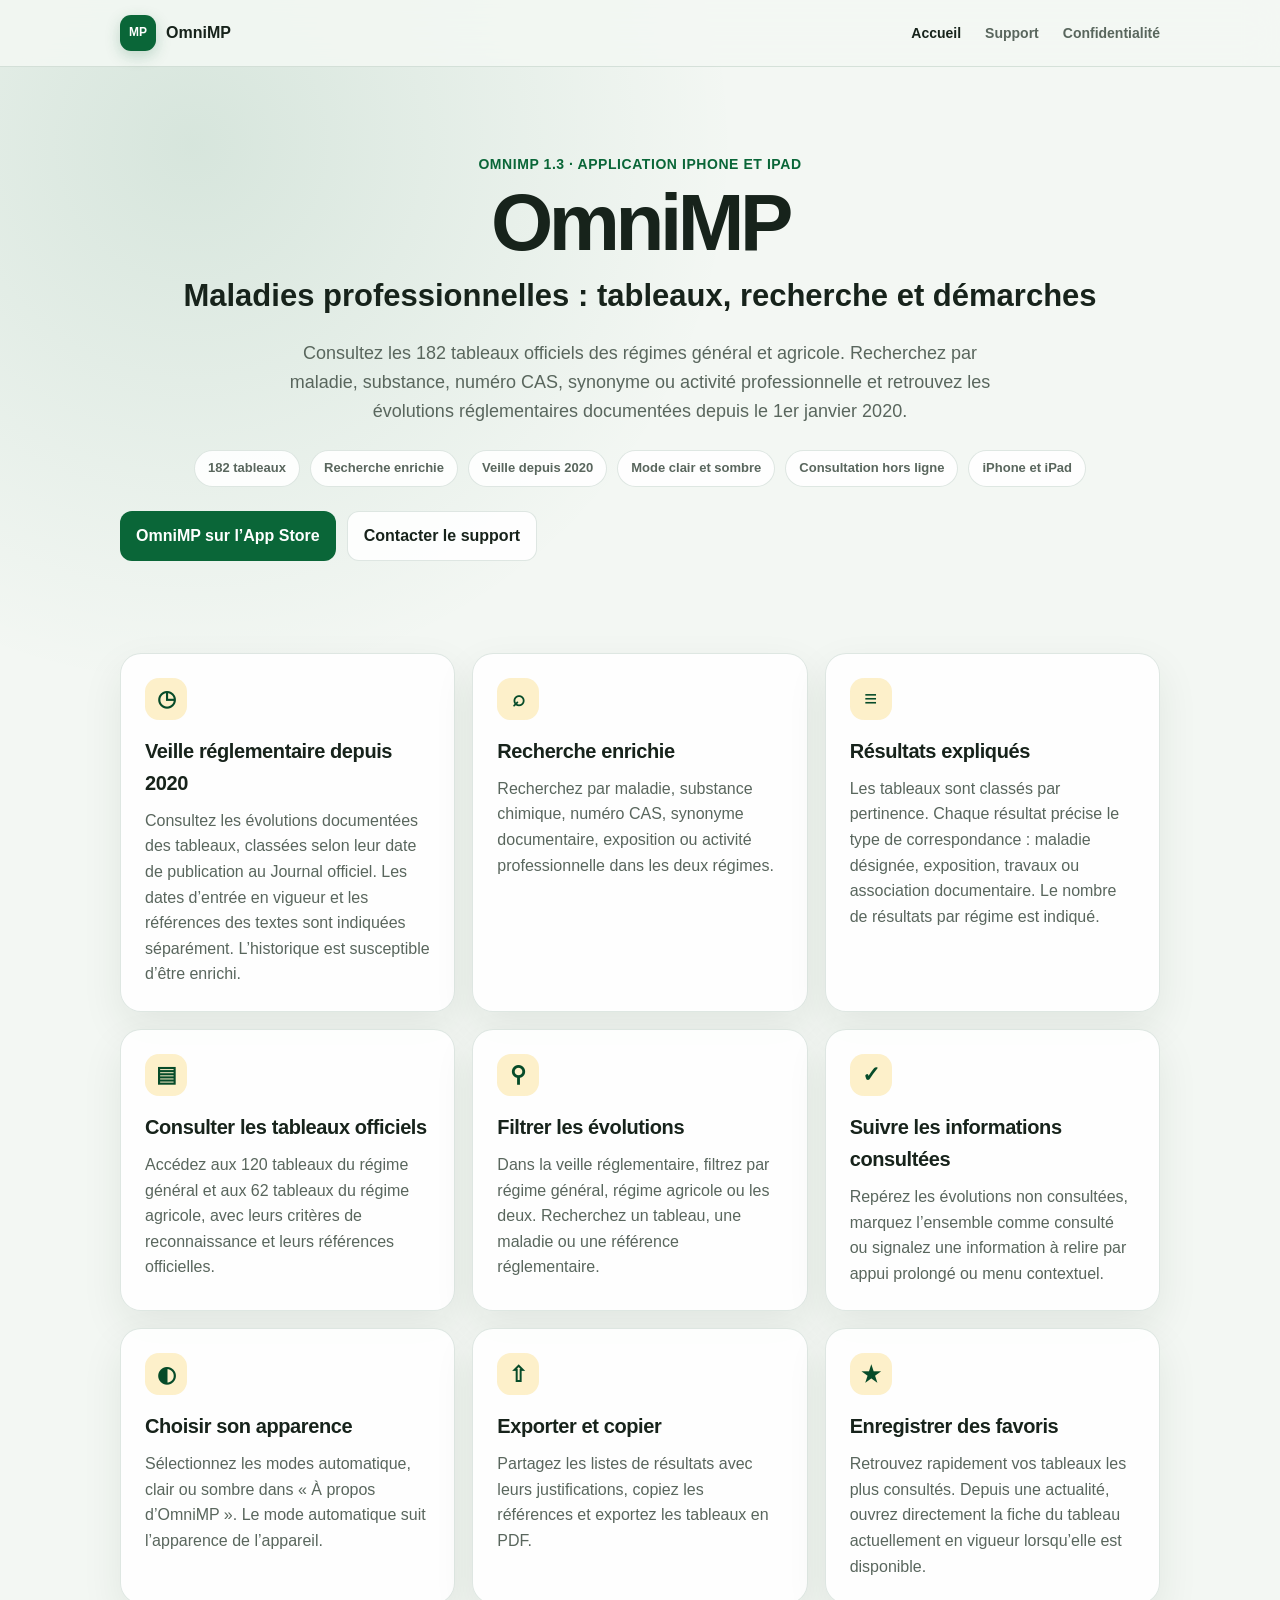
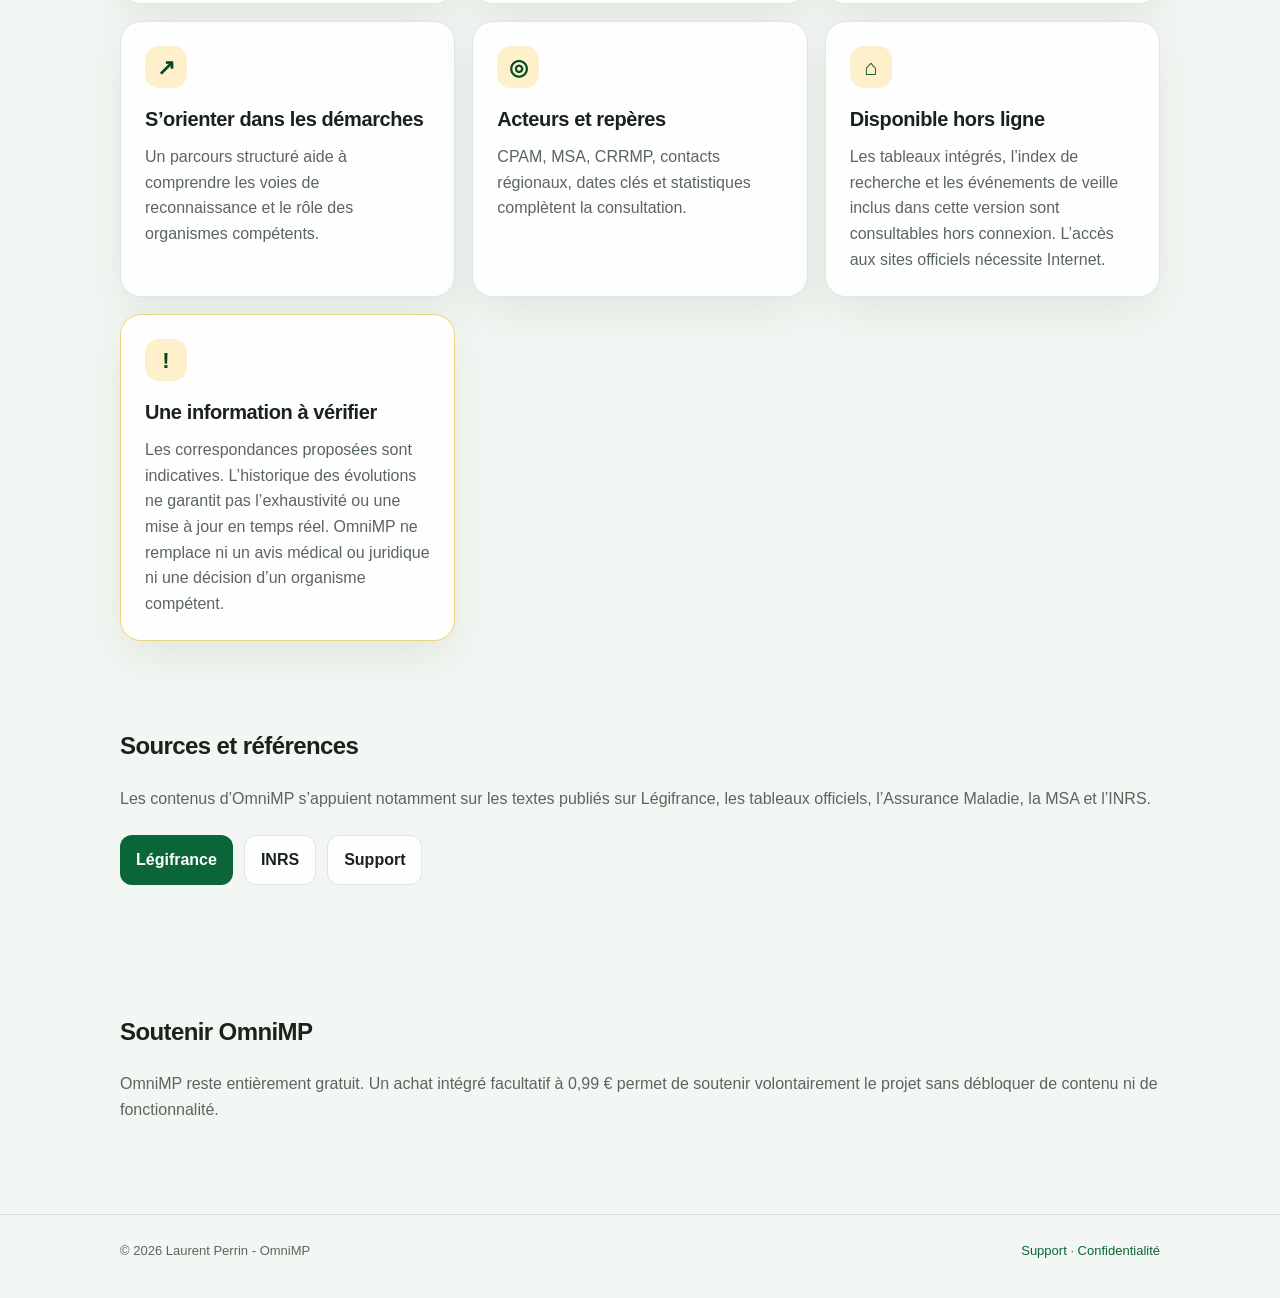
<file: index.html>
<!doctype html>
<html lang="fr">
<head>
<meta charset="utf-8">
<meta name="viewport" content="width=device-width, initial-scale=1">
<meta name="description" content="OmniMP 1.3 : 182 tableaux des maladies professionnelles, recherche enrichie, veille réglementaire depuis 2020, favoris, export PDF et mode sombre.">
<meta name="theme-color" content="#0a6638">
<title>OmniMP 1.3 - Maladies professionnelles : tableaux, recherche et veille</title>
<link rel="stylesheet" href="styles.css">
</head>
<body>
<header><div class="wrap"><nav aria-label="Navigation principale"><a class="brand" href="index.html"><span class="logo" aria-hidden="true">MP</span><span>OmniMP</span></a><a class="navlink active" href="index.html">Accueil</a><a class="navlink " href="support.html">Support</a><a class="navlink " href="privacy.html">Confidentialité</a></nav></div></header>
<main>
<section class="hero wrap">
<p class="eyebrow">OmniMP 1.3 · Application iPhone et iPad</p>
<h1>OmniMP</h1><p class="lead">Maladies professionnelles : tableaux, recherche et démarches</p>
<p class="intro">Consultez les 182 tableaux officiels des régimes général et agricole. Recherchez par maladie, substance, numéro CAS, synonyme ou activité professionnelle et retrouvez les évolutions réglementaires documentées depuis le 1er janvier 2020.</p>
<div class="pills" aria-label="Caractéristiques"><span class="pill">182 tableaux</span><span class="pill">Recherche enrichie</span><span class="pill">Veille depuis 2020</span><span class="pill">Mode clair et sombre</span><span class="pill">Consultation hors ligne</span><span class="pill">iPhone et iPad</span></div>
<div class="actions"><a class="button" href="https://apps.apple.com/fr/app/id6819201549" rel="noopener noreferrer">OmniMP sur l’App Store</a><a class="button secondary" href="support.html">Contacter le support</a></div>
</section>
<section class="wrap grid" aria-label="Fonctionnalités d’OmniMP">
<article class="card "><div class="icon" aria-hidden="true">◷</div><h2>Veille réglementaire depuis 2020</h2><p>Consultez les évolutions documentées des tableaux, classées selon leur date de publication au Journal officiel. Les dates d’entrée en vigueur et les références des textes sont indiquées séparément. L’historique est susceptible d’être enrichi.</p></article><article class="card "><div class="icon" aria-hidden="true">⌕</div><h2>Recherche enrichie</h2><p>Recherchez par maladie, substance chimique, numéro CAS, synonyme documentaire, exposition ou activité professionnelle dans les deux régimes.</p></article><article class="card "><div class="icon" aria-hidden="true">≡</div><h2>Résultats expliqués</h2><p>Les tableaux sont classés par pertinence. Chaque résultat précise le type de correspondance : maladie désignée, exposition, travaux ou association documentaire. Le nombre de résultats par régime est indiqué.</p></article><article class="card "><div class="icon" aria-hidden="true">▤</div><h2>Consulter les tableaux officiels</h2><p>Accédez aux 120 tableaux du régime général et aux 62 tableaux du régime agricole, avec leurs critères de reconnaissance et leurs références officielles.</p></article><article class="card "><div class="icon" aria-hidden="true">⚲</div><h2>Filtrer les évolutions</h2><p>Dans la veille réglementaire, filtrez par régime général, régime agricole ou les deux. Recherchez un tableau, une maladie ou une référence réglementaire.</p></article><article class="card "><div class="icon" aria-hidden="true">✓</div><h2>Suivre les informations consultées</h2><p>Repérez les évolutions non consultées, marquez l’ensemble comme consulté ou signalez une information à relire par appui prolongé ou menu contextuel.</p></article><article class="card "><div class="icon" aria-hidden="true">◐</div><h2>Choisir son apparence</h2><p>Sélectionnez les modes automatique, clair ou sombre dans « À propos d’OmniMP ». Le mode automatique suit l’apparence de l’appareil.</p></article><article class="card "><div class="icon" aria-hidden="true">⇧</div><h2>Exporter et copier</h2><p>Partagez les listes de résultats avec leurs justifications, copiez les références et exportez les tableaux en PDF.</p></article><article class="card "><div class="icon" aria-hidden="true">★</div><h2>Enregistrer des favoris</h2><p>Retrouvez rapidement vos tableaux les plus consultés. Depuis une actualité, ouvrez directement la fiche du tableau actuellement en vigueur lorsqu’elle est disponible.</p></article><article class="card "><div class="icon" aria-hidden="true">↗</div><h2>S’orienter dans les démarches</h2><p>Un parcours structuré aide à comprendre les voies de reconnaissance et le rôle des organismes compétents.</p></article><article class="card "><div class="icon" aria-hidden="true">◎</div><h2>Acteurs et repères</h2><p>CPAM, MSA, CRRMP, contacts régionaux, dates clés et statistiques complètent la consultation.</p></article><article class="card "><div class="icon" aria-hidden="true">⌂</div><h2>Disponible hors ligne</h2><p>Les tableaux intégrés, l’index de recherche et les événements de veille inclus dans cette version sont consultables hors connexion. L’accès aux sites officiels nécessite Internet.</p></article><article class="card notice-card"><div class="icon" aria-hidden="true">!</div><h2>Une information à vérifier</h2><p>Les correspondances proposées sont indicatives. L’historique des évolutions ne garantit pas l’exhaustivité ou une mise à jour en temps réel. OmniMP ne remplace ni un avis médical ou juridique ni une décision d’un organisme compétent.</p></article></section>
<section class="wrap sources"><h2>Sources et références</h2><p>Les contenus d’OmniMP s’appuient notamment sur les textes publiés sur Légifrance, les tableaux officiels, l’Assurance Maladie, la MSA et l’INRS.</p><div class="actions"><a class="button" href="https://www.legifrance.gouv.fr/" rel="noopener noreferrer">Légifrance</a><a class="button secondary" href="https://www.inrs.fr/" rel="noopener noreferrer">INRS</a><a class="button secondary" href="support.html">Support</a></div></section>
<section class="wrap sources"><h2>Soutenir OmniMP</h2><p>OmniMP reste entièrement gratuit. Un achat intégré facultatif à 0,99 € permet de soutenir volontairement le projet sans débloquer de contenu ni de fonctionnalité.</p></section>
</main>
<footer><div class="wrap footerrow"><span>© 2026 Laurent Perrin - OmniMP</span><span><a href="support.html">Support</a> · <a href="privacy.html">Confidentialité</a></span></div></footer>
</body></html>
</file>
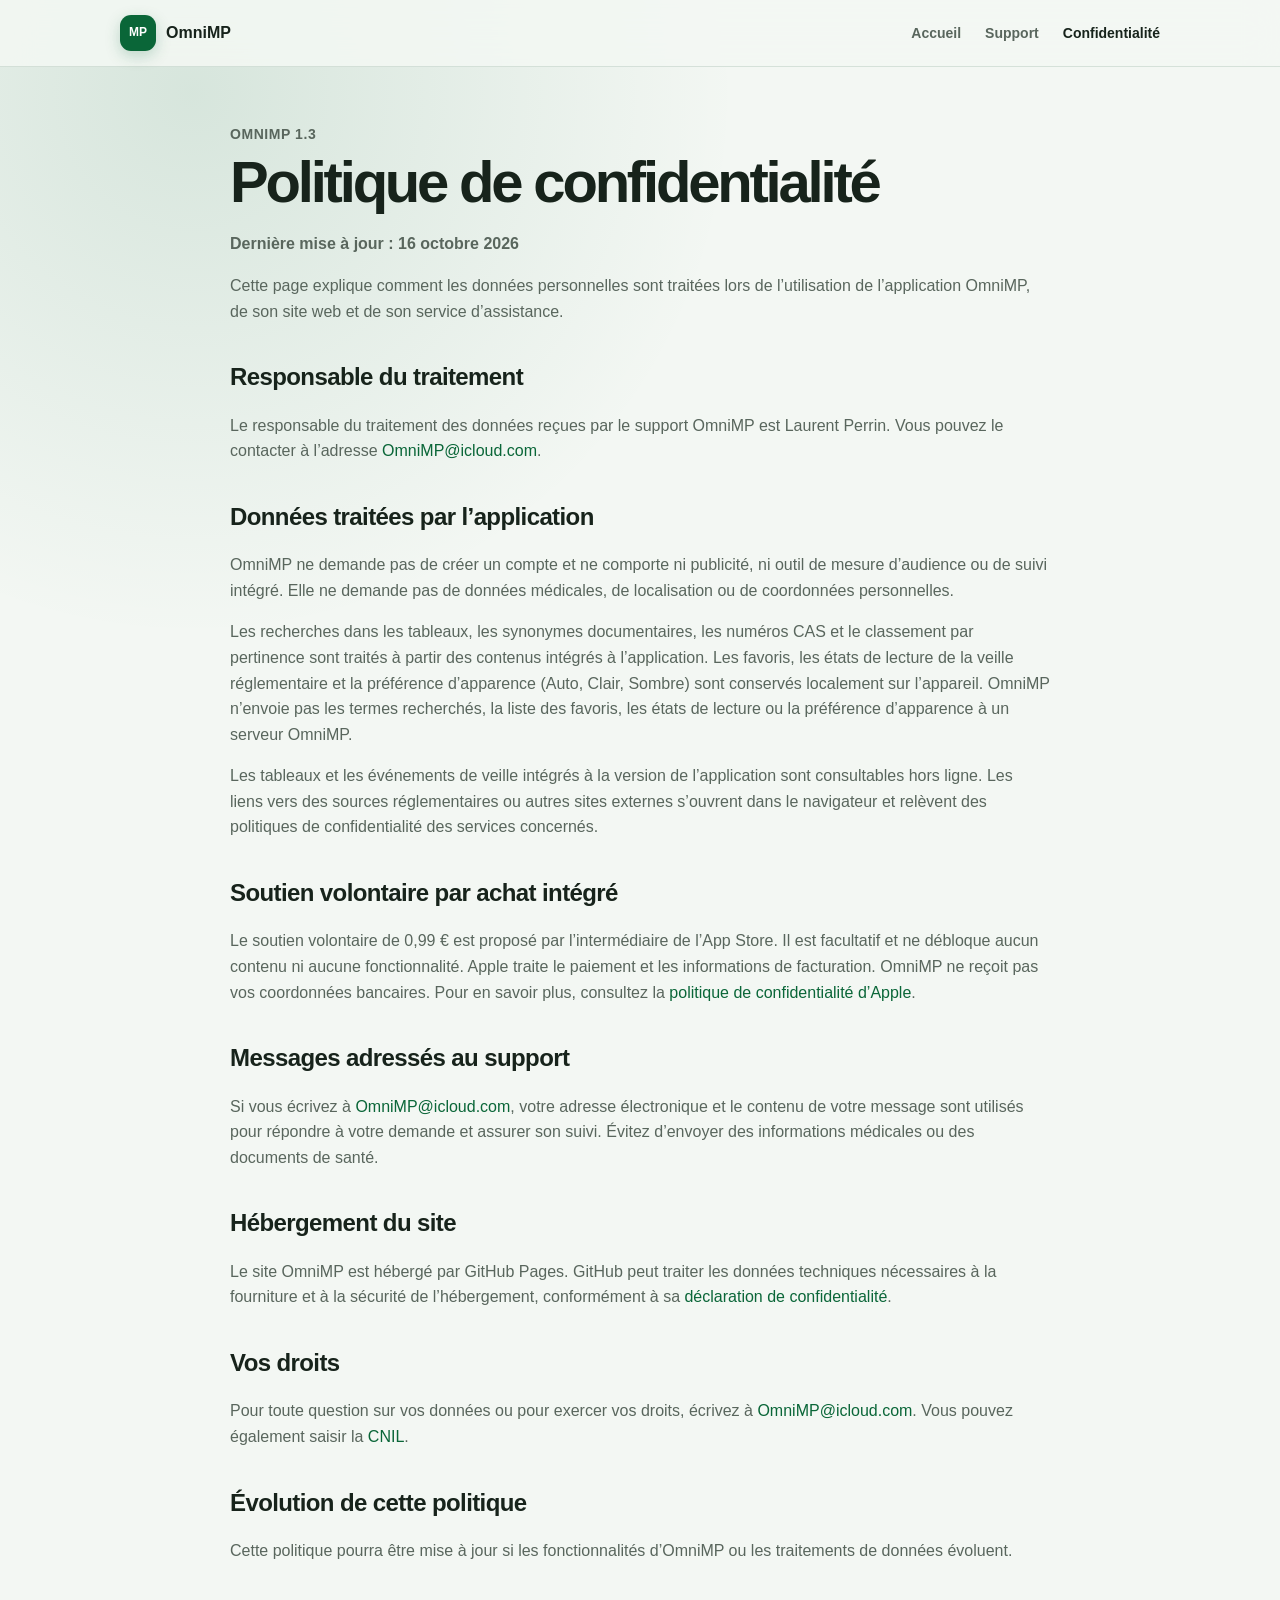
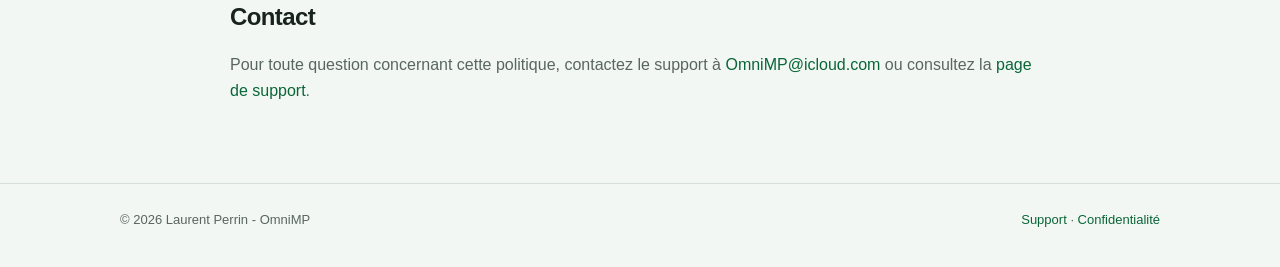
<file: privacy.html>
<!doctype html>
<html lang="fr">
<head>
<meta charset="utf-8">
<meta name="viewport" content="width=device-width, initial-scale=1">
<meta name="description" content="Politique de confidentialité OmniMP 1.3 : recherches locales, favoris, lecture de la veille et réglage d’apparence, assistance et achats intégrés.">
<meta name="theme-color" content="#0a6638">
<title>Politique de confidentialité - OmniMP 1.3</title>
<link rel="stylesheet" href="styles.css">
</head>
<body>
<header><div class="wrap"><nav aria-label="Navigation principale"><a class="brand" href="index.html"><span class="logo" aria-hidden="true">MP</span><span>OmniMP</span></a><a class="navlink " href="index.html">Accueil</a><a class="navlink " href="support.html">Support</a><a class="navlink active" href="privacy.html">Confidentialité</a></nav></div></header>
<main><div class="content"><p class="eyebrow">OmniMP 1.3</p><h1>Politique de confidentialité</h1><p><strong>Dernière mise à jour : 16 octobre 2026</strong></p>
<p>Cette page explique comment les données personnelles sont traitées lors de l’utilisation de l’application OmniMP, de son site web et de son service d’assistance.</p>
<h2>Responsable du traitement</h2><p>Le responsable du traitement des données reçues par le support OmniMP est Laurent Perrin. Vous pouvez le contacter à l’adresse <a href="mailto:OmniMP@icloud.com">OmniMP@icloud.com</a>.</p>
<h2>Données traitées par l’application</h2><p>OmniMP ne demande pas de créer un compte et ne comporte ni publicité, ni outil de mesure d’audience ou de suivi intégré. Elle ne demande pas de données médicales, de localisation ou de coordonnées personnelles.</p>
<p>Les recherches dans les tableaux, les synonymes documentaires, les numéros CAS et le classement par pertinence sont traités à partir des contenus intégrés à l’application. Les favoris, les états de lecture de la veille réglementaire et la préférence d’apparence (Auto, Clair, Sombre) sont conservés localement sur l’appareil. OmniMP n’envoie pas les termes recherchés, la liste des favoris, les états de lecture ou la préférence d’apparence à un serveur OmniMP.</p>
<p>Les tableaux et les événements de veille intégrés à la version de l’application sont consultables hors ligne. Les liens vers des sources réglementaires ou autres sites externes s’ouvrent dans le navigateur et relèvent des politiques de confidentialité des services concernés.</p>
<h2>Soutien volontaire par achat intégré</h2><p>Le soutien volontaire de 0,99 € est proposé par l’intermédiaire de l’App Store. Il est facultatif et ne débloque aucun contenu ni aucune fonctionnalité. Apple traite le paiement et les informations de facturation. OmniMP ne reçoit pas vos coordonnées bancaires. Pour en savoir plus, consultez la <a href="https://www.apple.com/legal/privacy/" rel="noopener noreferrer">politique de confidentialité d’Apple</a>.</p>
<h2>Messages adressés au support</h2><p>Si vous écrivez à <a href="mailto:OmniMP@icloud.com">OmniMP@icloud.com</a>, votre adresse électronique et le contenu de votre message sont utilisés pour répondre à votre demande et assurer son suivi. Évitez d’envoyer des informations médicales ou des documents de santé.</p>
<h2>Hébergement du site</h2><p>Le site OmniMP est hébergé par GitHub Pages. GitHub peut traiter les données techniques nécessaires à la fourniture et à la sécurité de l’hébergement, conformément à sa <a href="https://docs.github.com/en/site-policy/privacy-policies/github-privacy-statement" rel="noopener noreferrer">déclaration de confidentialité</a>.</p>
<h2>Vos droits</h2><p>Pour toute question sur vos données ou pour exercer vos droits, écrivez à <a href="mailto:OmniMP@icloud.com">OmniMP@icloud.com</a>. Vous pouvez également saisir la <a href="https://www.cnil.fr/fr/adresser-une-plainte" rel="noopener noreferrer">CNIL</a>.</p>
<h2>Évolution de cette politique</h2><p>Cette politique pourra être mise à jour si les fonctionnalités d’OmniMP ou les traitements de données évoluent.</p>
<h2>Contact</h2><p>Pour toute question concernant cette politique, contactez le support à <a href="mailto:OmniMP@icloud.com">OmniMP@icloud.com</a> ou consultez la <a href="support.html">page de support</a>.</p></div></main>
<footer><div class="wrap footerrow"><span>© 2026 Laurent Perrin - OmniMP</span><span><a href="support.html">Support</a> · <a href="privacy.html">Confidentialité</a></span></div></footer>
</body></html>
</file>
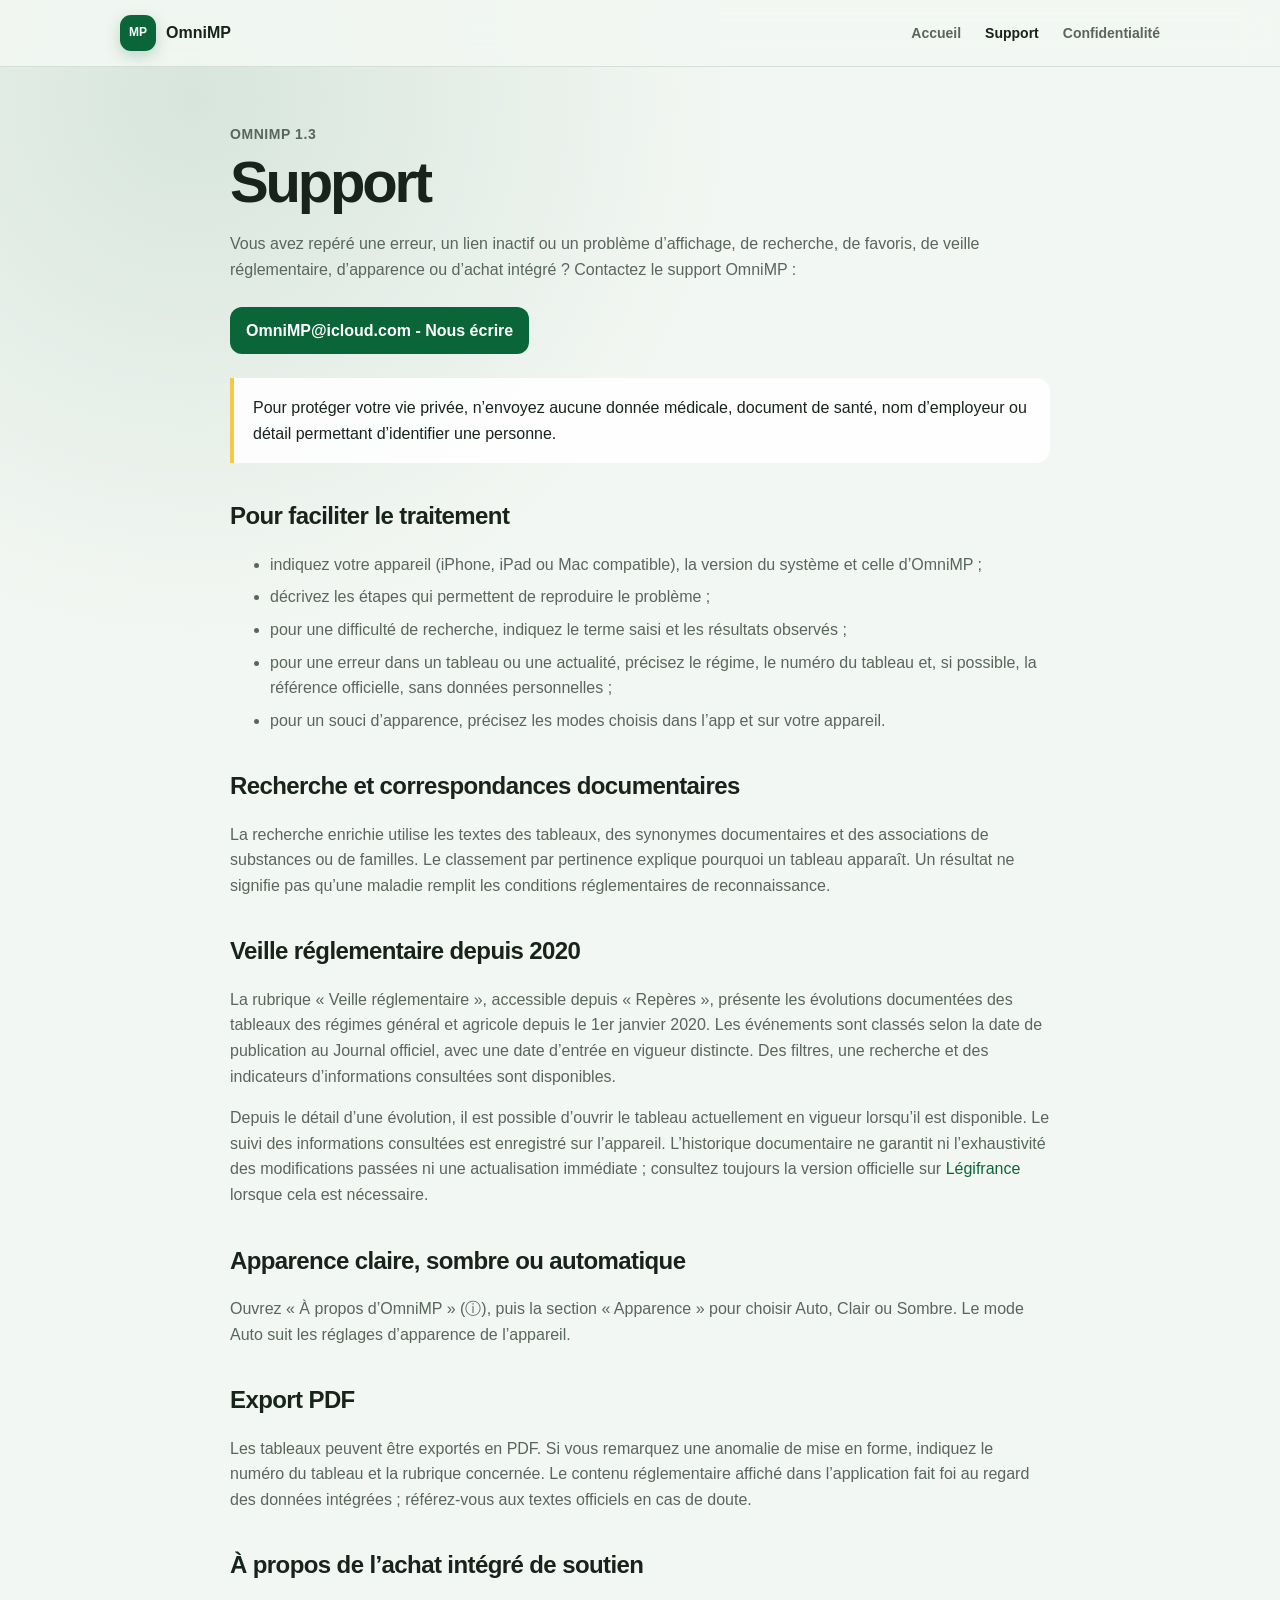
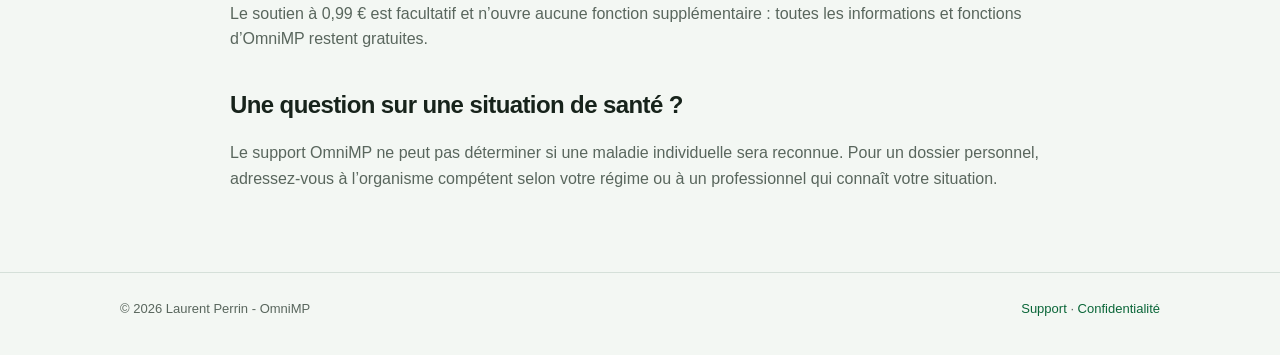
<file: support.html>
<!doctype html>
<html lang="fr">
<head>
<meta charset="utf-8">
<meta name="viewport" content="width=device-width, initial-scale=1">
<meta name="description" content="Support OmniMP 1.3 : assistance sur les tableaux, la recherche, la veille réglementaire depuis 2020, le mode sombre, les PDF et le soutien facultatif.">
<meta name="theme-color" content="#0a6638">
<title>Support - OmniMP 1.3</title>
<link rel="stylesheet" href="styles.css">
</head>
<body>
<header><div class="wrap"><nav aria-label="Navigation principale"><a class="brand" href="index.html"><span class="logo" aria-hidden="true">MP</span><span>OmniMP</span></a><a class="navlink " href="index.html">Accueil</a><a class="navlink active" href="support.html">Support</a><a class="navlink " href="privacy.html">Confidentialité</a></nav></div></header>
<main><div class="content"><p class="eyebrow">OmniMP 1.3</p><h1>Support</h1>
<p>Vous avez repéré une erreur, un lien inactif ou un problème d’affichage, de recherche, de favoris, de veille réglementaire, d’apparence ou d’achat intégré ? Contactez le support OmniMP :</p>
<div class="actions"><a class="button" href="mailto:OmniMP@icloud.com?subject=Support%20OmniMP">OmniMP@icloud.com - Nous écrire</a></div>
<div class="notice">Pour protéger votre vie privée, n’envoyez aucune donnée médicale, document de santé, nom d’employeur ou détail permettant d’identifier une personne.</div>
<h2>Pour faciliter le traitement</h2>
<ul><li>indiquez votre appareil (iPhone, iPad ou Mac compatible), la version du système et celle d’OmniMP ;</li><li>décrivez les étapes qui permettent de reproduire le problème ;</li><li>pour une difficulté de recherche, indiquez le terme saisi et les résultats observés ;</li><li>pour une erreur dans un tableau ou une actualité, précisez le régime, le numéro du tableau et, si possible, la référence officielle, sans données personnelles ;</li><li>pour un souci d’apparence, précisez les modes choisis dans l’app et sur votre appareil.</li></ul>
<h2>Recherche et correspondances documentaires</h2><p>La recherche enrichie utilise les textes des tableaux, des synonymes documentaires et des associations de substances ou de familles. Le classement par pertinence explique pourquoi un tableau apparaît. Un résultat ne signifie pas qu’une maladie remplit les conditions réglementaires de reconnaissance.</p>
<h2>Veille réglementaire depuis 2020</h2><p>La rubrique « Veille réglementaire », accessible depuis « Repères », présente les évolutions documentées des tableaux des régimes général et agricole depuis le 1er janvier 2020. Les événements sont classés selon la date de publication au Journal officiel, avec une date d’entrée en vigueur distincte. Des filtres, une recherche et des indicateurs d’informations consultées sont disponibles.</p><p>Depuis le détail d’une évolution, il est possible d’ouvrir le tableau actuellement en vigueur lorsqu’il est disponible. Le suivi des informations consultées est enregistré sur l’appareil. L’historique documentaire ne garantit ni l’exhaustivité des modifications passées ni une actualisation immédiate ; consultez toujours la version officielle sur <a href="https://www.legifrance.gouv.fr/" rel="noopener noreferrer">Légifrance</a> lorsque cela est nécessaire.</p>
<h2>Apparence claire, sombre ou automatique</h2><p>Ouvrez « À propos d’OmniMP » (ⓘ), puis la section « Apparence » pour choisir Auto, Clair ou Sombre. Le mode Auto suit les réglages d’apparence de l’appareil.</p>
<h2>Export PDF</h2><p>Les tableaux peuvent être exportés en PDF. Si vous remarquez une anomalie de mise en forme, indiquez le numéro du tableau et la rubrique concernée. Le contenu réglementaire affiché dans l’application fait foi au regard des données intégrées ; référez-vous aux textes officiels en cas de doute.</p>
<h2>À propos de l’achat intégré de soutien</h2><p>Le soutien à 0,99 € est facultatif et n’ouvre aucune fonction supplémentaire : toutes les informations et fonctions d’OmniMP restent gratuites.</p>
<h2>Une question sur une situation de santé ?</h2><p>Le support OmniMP ne peut pas déterminer si une maladie individuelle sera reconnue. Pour un dossier personnel, adressez-vous à l’organisme compétent selon votre régime ou à un professionnel qui connaît votre situation.</p></div></main>
<footer><div class="wrap footerrow"><span>© 2026 Laurent Perrin - OmniMP</span><span><a href="support.html">Support</a> · <a href="privacy.html">Confidentialité</a></span></div></footer>
</body></html>
</file>
<file: styles.css>
:root {
  color-scheme: light dark;
  --bg: #f3f7f3;
  --card: rgba(255, 255, 255, .88);
  --text: #17231b;
  --muted: #59665d;
  --line: rgba(13, 73, 39, .13);
  --accent: #0a6638;
  --accent-dark: #064b29;
  --yellow: #f6c843;
  --shadow: 0 16px 42px rgba(20, 50, 30, .08);
}

@media (prefers-color-scheme: dark) {
  :root {
    --bg: #101713;
    --card: rgba(28, 38, 31, .92);
    --text: #edf5ee;
    --muted: #b0bdb2;
    --line: rgba(240, 255, 240, .13);
    --accent: #83d39d;
    --accent-dark: #b8efc6;
    --shadow: 0 16px 42px rgba(0, 0, 0, .25);
  }
}

* { box-sizing: border-box; }
html { scroll-behavior: smooth; }
body {
  margin: 0;
  color: var(--text);
  background: radial-gradient(circle at 15% 5%, rgba(10, 102, 56, .12), transparent 34rem), var(--bg);
  font: 16px/1.6 -apple-system, BlinkMacSystemFont, "Segoe UI", Roboto, Helvetica, Arial, sans-serif;
}
a { color: var(--accent); text-decoration: none; }
a:hover { text-decoration: underline; }
.wrap { width: min(1040px, calc(100% - 40px)); margin: 0 auto; }
header {
  position: sticky; top: 0; z-index: 5;
  background: color-mix(in srgb, var(--bg) 88%, transparent);
  border-bottom: 1px solid var(--line);
  backdrop-filter: blur(16px);
}
nav { min-height: 66px; display: flex; align-items: center; gap: 24px; }
.brand { display: inline-flex; align-items: center; gap: 10px; margin-right: auto; color: var(--text); font-weight: 800; }
.brand:hover { text-decoration: none; }
.logo {
  width: 36px; height: 36px; display: grid; place-items: center;
  border-radius: 11px; background: var(--accent); color: #fff; font-size: 12px; font-weight: 900;
  box-shadow: 0 5px 15px rgba(10, 102, 56, .22);
}
.navlink { color: var(--muted); font-size: 14px; font-weight: 650; }
.navlink.active { color: var(--text); }
.hero { padding: 86px 0 52px; text-align: center; }
.eyebrow { margin: 0 0 6px; color: var(--accent); font-size: 14px; font-weight: 800; letter-spacing: .04em; text-transform: uppercase; }
h1 { margin: 8px 0; font-size: clamp(48px, 8vw, 80px); line-height: 1; letter-spacing: -.055em; }
.lead { margin: 0 auto; font-size: clamp(22px, 3vw, 31px); font-weight: 750; }
.intro { max-width: 740px; margin: 18px auto 0; color: var(--muted); font-size: 18px; }
.pills { display: flex; flex-wrap: wrap; justify-content: center; gap: 10px; margin-top: 25px; }
.pill { padding: 7px 13px; border: 1px solid var(--line); border-radius: 999px; background: var(--card); color: var(--muted); font-size: 13px; font-weight: 700; }
.grid { display: grid; grid-template-columns: repeat(3, 1fr); gap: 17px; padding: 16px 0 58px; }
.card { padding: 24px; border: 1px solid var(--line); border-radius: 21px; background: var(--card); box-shadow: var(--shadow); }
.card h2 { margin: 0 0 9px; font-size: 20px; letter-spacing: -.02em; }
.card p { margin: 0; color: var(--muted); }
.icon { display: grid; place-items: center; width: 42px; height: 42px; margin-bottom: 15px; border-radius: 14px; background: color-mix(in srgb, var(--yellow) 28%, transparent); color: var(--accent-dark); font-size: 22px; font-weight: 800; }
.notice-card { border-color: color-mix(in srgb, var(--yellow) 60%, var(--line)); }
.sources { padding: 8px 0 76px; }
.sources h2, .content h2 { letter-spacing: -.025em; }
.sources p, .content p, .content li { color: var(--muted); }
.content { width: min(820px, calc(100% - 40px)); margin: 56px auto 80px; }
.content h1 { font-size: clamp(38px, 6vw, 58px); margin-bottom: 20px; }
.content h2 { margin: 34px 0 8px; font-size: 24px; }
.content li { margin: 7px 0; }
.notice { margin: 24px 0; padding: 17px 19px; border-left: 4px solid var(--yellow); border-radius: 0 14px 14px 0; background: var(--card); }
.actions { display: flex; flex-wrap: wrap; gap: 11px; margin: 24px 0; }
.button { display: inline-flex; align-items: center; justify-content: center; padding: 11px 16px; border-radius: 12px; background: var(--accent); color: #fff; font-weight: 750; }
.button:hover { text-decoration: none; filter: brightness(.96); }
.button.secondary { border: 1px solid var(--line); background: var(--card); color: var(--text); }
footer { padding: 26px 0 36px; border-top: 1px solid var(--line); color: var(--muted); font-size: 13px; }
.footerrow { display: flex; justify-content: space-between; flex-wrap: wrap; gap: 16px; }
@media (max-width: 760px) {
  nav { gap: 13px; }
  .navlink { display: none; }
  .grid { grid-template-columns: 1fr; }
  .hero { padding-top: 58px; }
}
</file>
